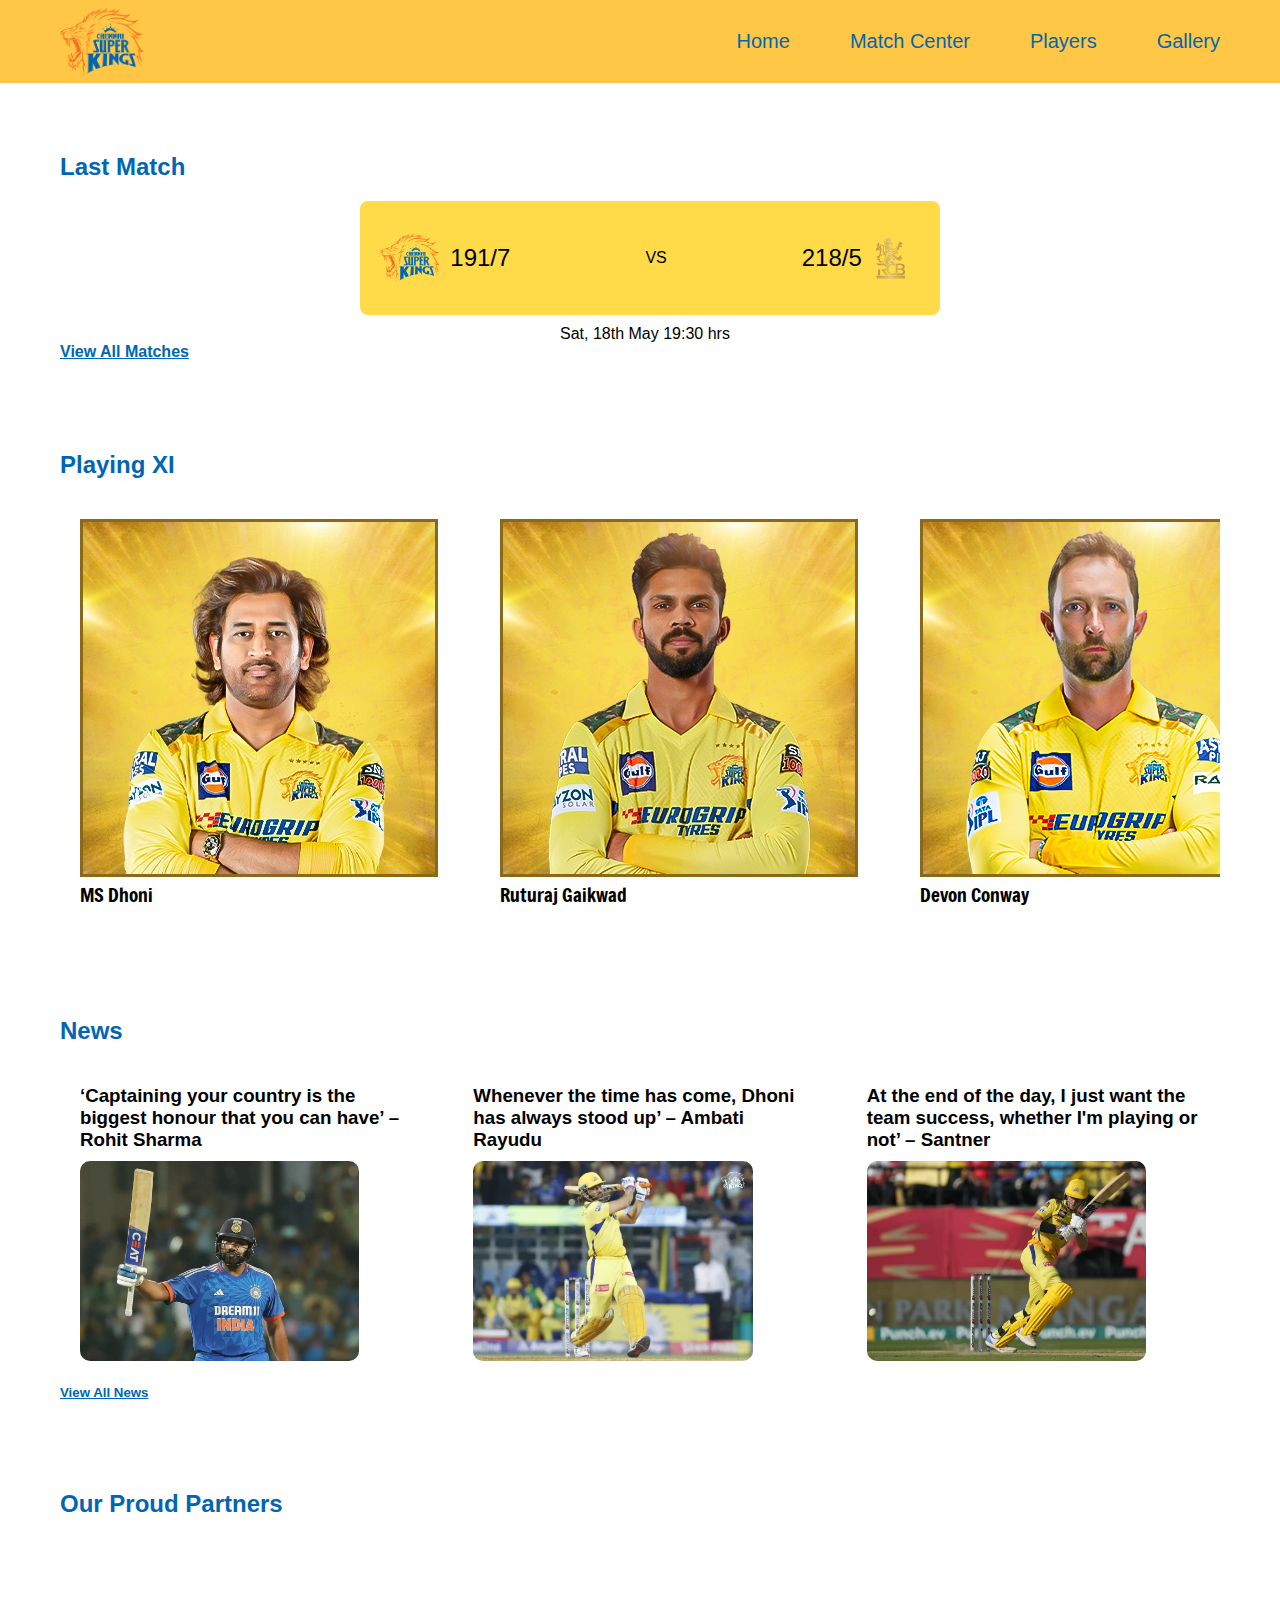
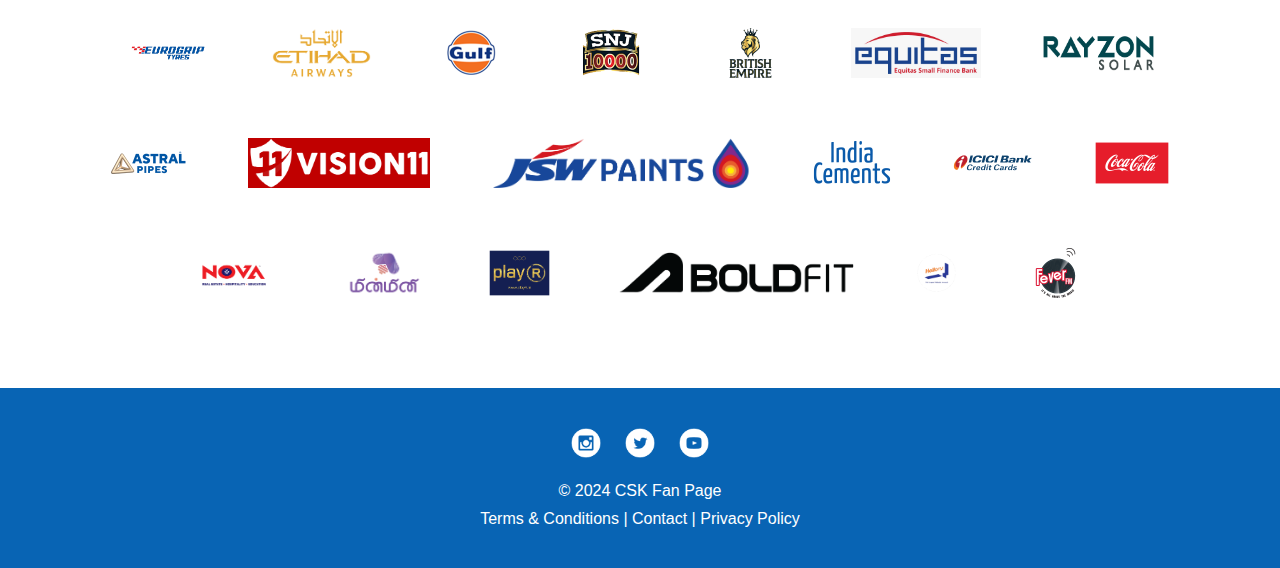
<file: index.html>
<!DOCTYPE html>
<html lang="en">
<head>
    <meta charset="UTF-8">
    <meta name="viewport" content="width=device-width, initial-scale=1.0">
    <title>CSK Fan Page</title>
    <link rel="stylesheet" href="styles.css">
</head>
<body>
    <!-- Header Navbar -->
    <header class="header">
        <div class="container">
            <div class="logo">
                <img src="images/csk_logo.png" alt="CSK Logo">
            </div>
            <nav class="navbar">
                <ul>
                    <li>
                        <a href="index.html" class="nav-link">
                            <img src="images/home-icon.png" alt="Home" class="nav-icon">
                            <span class="nav-text">Home</span>
                        </a>
                    </li>
                    <li>
                        <a href="matches.html" class="nav-link">
                            <img src="images/match-icon.png" alt="match" class="nav-icon">
                            <span class="nav-text">Match Center</span>
                        </a>
                    </li>
                    <li>
                        <a href="players.html" class="nav-link">
                            <img src="images/player-icon.png" alt="players" class="nav-icon">
                            <span class="nav-text">Players</span>
                        </a>
                    </li>
                    <li>
                        <a href="gallery.html" class="nav-link">
                            <img src="images/news-icon.png" alt="News" class="nav-icon">
                            <span class="nav-text">Gallery</span>
                        </a>
                    </li>
                    
                </ul>
            </nav>
        </div>
    </header>

    <!-- Match Schedule Section -->
    <section id="match-schedule" class="section">
        <div class="container">
            <h2>Last Match</h2>
            <!-- Match schedule content here -->
            <div class="match">
                <div class="team">
                    <img src="images/csk_logo.png" alt="Team 1 Logo">
                    <span class="score">191/7</span>
                </div>
                <div class="vs">VS</div>
                <div class="team">
                    <span class="score">218/5</span>
                    <img src="images/rcb_logo.png" alt="Team 2 Logo" style="margin: 12px;">
                </div>
            </div>
            <p class="match-date">Sat, 18th May 19:30 hrs</p>
            <a href="matches.html" class="btn" style="text-decoration: underline; color:  #0066b3;" ><h4>View All Matches</h4></a>
        </div>
    </section>

    <!-- Players Section -->
    <section id="players" class="section">
        <div class="container">
            <h2>Playing XI</h2>
            <div class="players-container">
                <div class="player-card"><img src="images/dhoni.jpeg" alt="Dhoni">MS Dhoni </div>
                <div class="player-card"><img src="images/ruturaj.jpeg" alt="ruturaj">Ruturaj Gaikwad </div>
                <div class="player-card"><img src="images/conway.jpg" alt="conway">Devon Conway </div>
                <div class="player-card"><img src="images/rahane.jpeg" alt="rahane">Ajinkya Rahane</div>
                <div class="player-card"><img src="images/jadeja.jpeg" alt="jadeja">Ravindra Jadeja </div>
                <div class="player-card"><img src="images/dube.jpeg" alt="dube">Shivam Dube </div>
                <div class="player-card"><img src="images/shardul.jpeg" alt="thakur">Shardul Thakur </div>
                <div class="player-card"><img src="images/chahar.jpeg" alt="chahar">Deepak Chahar </div>
                <div class="player-card"><img src="images/pathirana.jpeg" alt="pathirana">Matheesha Pathirana </div>
                <div class="player-card"><img src="images/deshpande.jpeg" alt="deshpande">Tushar Deshpande </div>
                <div class="player-card"><img src="images/theekshana.jpeg" alt="theekshana">Maheesh Theekshana </div>
            </div>
        </div>
    </section>

    <!-- News Section -->
    <section id="news" class="section">
        <div class="container">
            <h2>News</h2>
            <div class="news" style="color: black; font-weight: 300;">
                <div class="news-item"><h3>‘Captaining your country is the biggest honour that you can have’ – Rohit Sharma</h3>
                    <img src="images/rohitnews.jpg" alt="news1" style="height: 200px; margin-top: 10px; border-radius: 10px;">
                </div>
                <div class="news-item"><h3>Whenever the time has come, Dhoni has always stood up’ – Ambati Rayudu</h3>
                    <img src="images/dhoninews.jpg" alt="news2" style="height: 200px; margin-top: 10px; border-radius: 10px;">
                </div>
                <div class="news-item"><h3>At the end of the day, I just want the team success, whether I'm playing or not’ – Santner</h3>
                    <img src="images/santnernews.jpg" alt="news3" style="height: 200px; margin-top: 10px; border-radius: 10px;">
                </div>
            </div>
            <a href="gallery.html" class="btn" style="text-decoration: underline; color:  #0066b3;"><h5>View All News</h5></a>
        </div>
    </section>

    <!-- Sponsors Section -->
    <section id="sponsors" class="section">
        <div class="container">
            <h2 style="margin-bottom: 80px;">Our Proud Partners</h2>

            <div class="sponsor-logos">
                <!-- Sponsor logo images -->
                <img src="sponsors/image1.png" alt="Sponsor 1">
                <img src="sponsors/image2.png" alt="Sponsor 2">
                <img src="sponsors/image3.png" alt="Sponsor 3">
                <img src="sponsors/image4.png" alt="Sponsor 3">
                <img src="sponsors/image5.png" alt="Sponsor 3">
                <img src="sponsors/image6.jpeg" alt="Sponsor 3">
                <img src="sponsors/image7.png" alt="Sponsor 3">
                <img src="sponsors/image8.png" alt="Sponsor 3">
                <img src="sponsors/image9.png" alt="Sponsor 3">
                <img src="sponsors/imageX.png" alt="Sponsor 3">
                <img src="sponsors/imageXI.png" alt="Sponsor 3">
                <img src="sponsors/imageXII.png" alt="Sponsor 3">
                <img src="sponsors/imageXIII.png" alt="Sponsor 3">
                <img src="sponsors/image14.png" alt="Sponsor 3">
                <img src="sponsors/image15.png" alt="Sponsor 3">
                <img src="sponsors/image16.png" alt="Sponsor 3">
                <img src="sponsors/image17.png" alt="Sponsor 3">
                <img src="sponsors/image18.png" alt="Sponsor 3">
                <img src="sponsors/image19.png" alt="Sponsor 3">
            </div>
        </div>
    </section>

    <!-- Footer -->
    <footer class="footer">
        <div class="container">
            <div class="social-media" style="margin-bottom: 20px;">
                <!-- Social media icons -->
                <a href="https://www.instagram.com/chennaiipl" target="_blank"><img src="sponsors/insta.png" alt="Facebook"></a>
                <a href="https://www.twitter.com/ChennaiIPL" target="_blank"><img src="sponsors/twiter.png" alt="Twitter"></a>
                <a href="https://www.youtube.com/user/whistle4CSK/" target="_blank"><img src="sponsors/yt.png" alt="Instagram"></a>
            </div>
            <div class="terms" style="color: white;">
                <p>&copy; 2024 CSK Fan Page</p>
                <a href="#" style="color: white; text-decoration: none; margin-bottom: 10px;">Terms & Conditions |</a>
                <a href="#" style="color: white; text-decoration: none;">Contact |</a>
                <a href="#" style="color: white; text-decoration: none;">Privacy Policy</a>
            </div>
        </div>
    </footer>
</body>
</html>
</file>
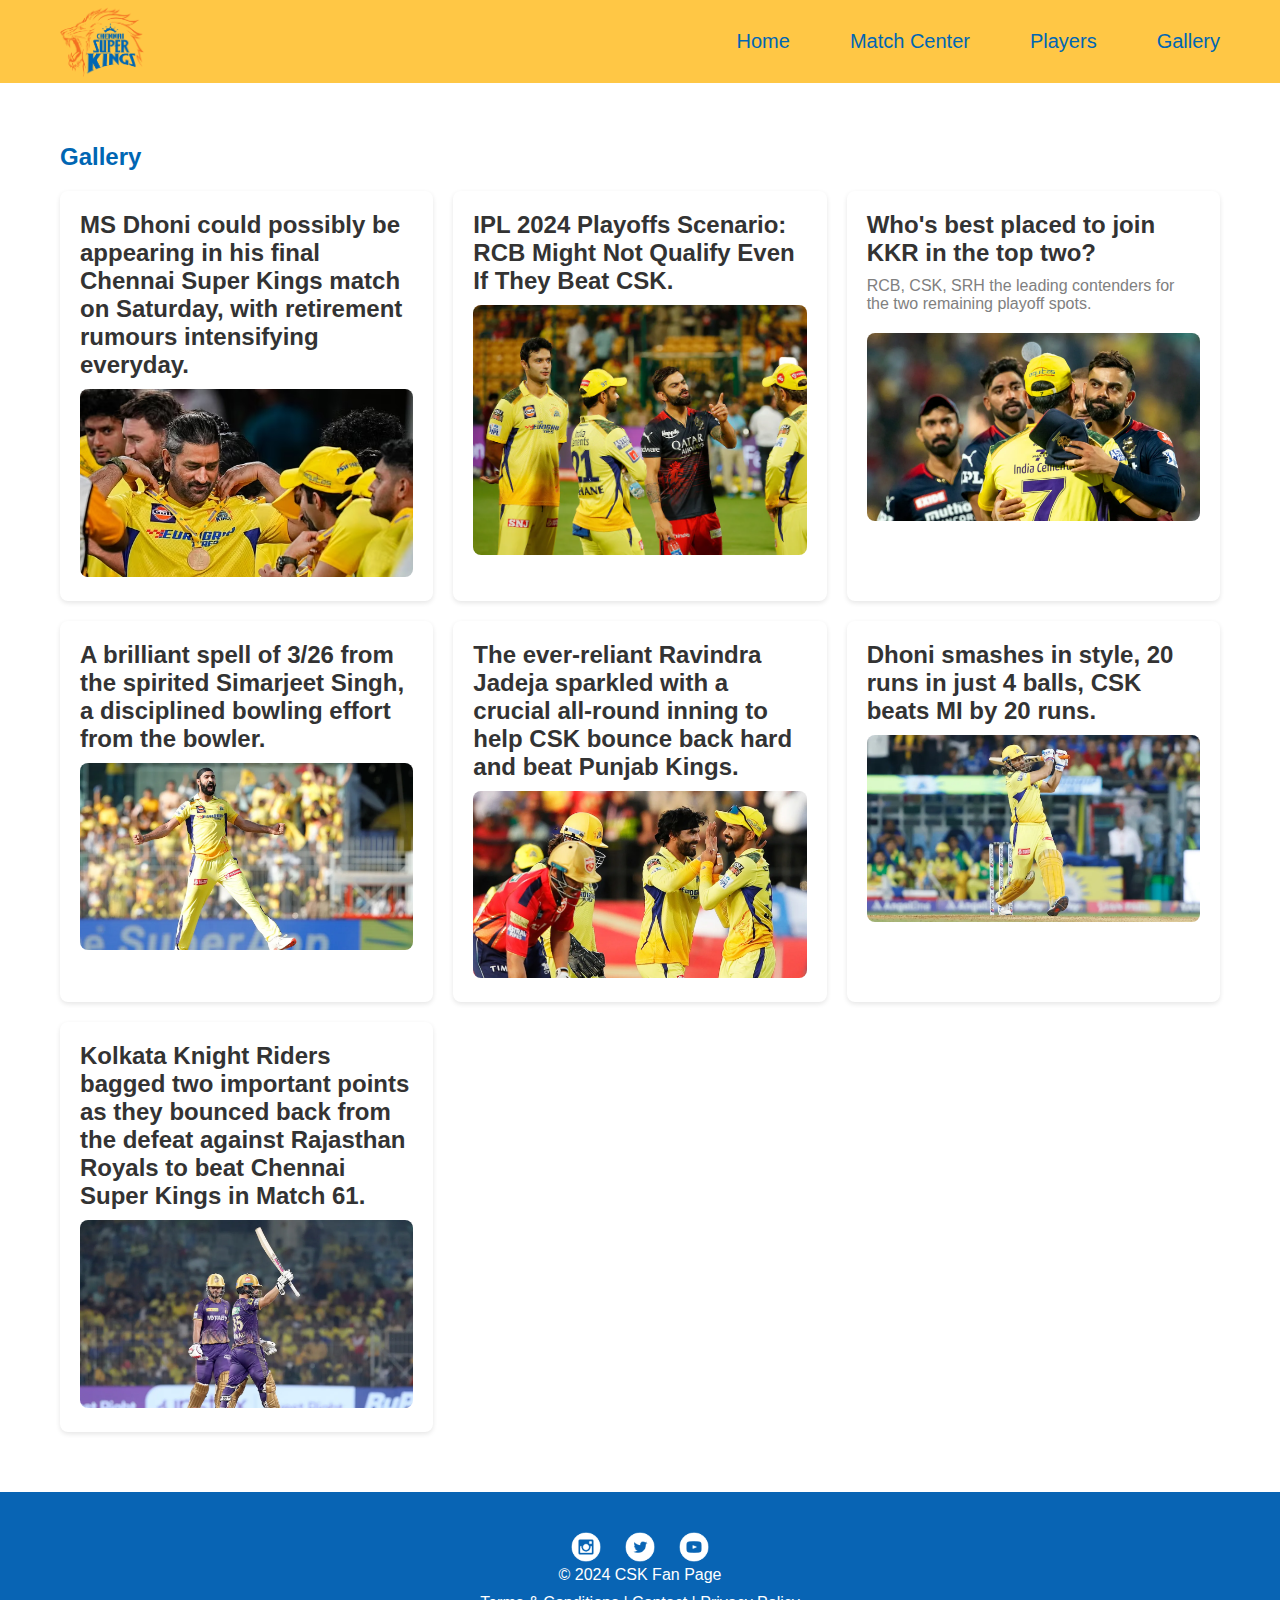
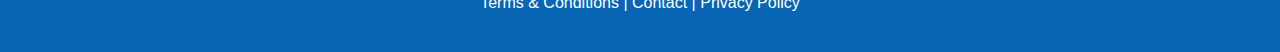
<file: gallery.html>
<!DOCTYPE html>
<html lang="en">
  <head>
    <meta charset="UTF-8" />
    <meta name="viewport" content="width=device-width, initial-scale=1.0" />
    <title>CSK Fan Page</title>
    <link rel="stylesheet" href="styles.css" />
    <link rel="stylesheet" href="gallery.css" />
  </head>
  <body>
    <!-- Header Navbar -->
    <header class="header">
      <div class="container">
          <div class="logo">
              <img src="images/csk_logo.png" alt="CSK Logo">
          </div>
          <nav class="navbar">
              <ul>
                  <li>
                      <a href="index.html" class="nav-link">
                          <img src="images/home-icon.png" alt="Home" class="nav-icon">
                          <span class="nav-text">Home</span>
                      </a>
                  </li>
                  <li>
                      <a href="matches.html" class="nav-link">
                          <img src="images/match-icon.png" alt="match" class="nav-icon">
                          <span class="nav-text">Match Center</span>
                      </a>
                  </li>
                  <li>
                      <a href="players.html" class="nav-link">
                          <img src="images/player-icon.png" alt="players" class="nav-icon">
                          <span class="nav-text">Players</span>
                      </a>
                  </li>
                  <li>
                      <a href="gallery.html" class="nav-link">
                          <img src="images/news-icon.png" alt="News" class="nav-icon">
                          <span class="nav-text">Gallery</span>
                      </a>
                  </li>
                  
              </ul>
          </nav>
      </div>
  </header>

    <!-- Main section -->
    <main>
      <section id="gallery" class="section">
        <div class="container">
          <h2>Gallery</h2>
          <div class="gallery-grid">
            <div class="gallery-item">
              <!-- headlines -->
              <h3>MS Dhoni could possibly be appearing in his final Chennai Super Kings match on Saturday, with retirement rumours intensifying everyday. </h3>
              <!-- news images -->
              <img src="news/news1.avif" alt="CSK Wins Another Thrilling Match" />
            </div>
            <div class="gallery-item">
              <!-- headlines -->
              <h3>IPL 2024 Playoffs Scenario: RCB Might Not Qualify Even If They Beat CSK.</h3>
              <!-- news images -->
              <img src="news/news2.webp" alt="MS Dhoni Leads with Excellence" />
            </div>
            <div class="gallery-item">
              <!-- headlines -->
              <h3> Who's best placed to join KKR in the top two?</h3>
              <p style="color: grey; font-size: medium; margin-bottom: 20px;">RCB, CSK, SRH the leading contenders for the two remaining playoff spots.</p>
              <!-- news images -->
              <img src="news/news3.webp" alt="Young Talent Shines in CSK's Victory" />
            </div>
            <div class="gallery-item">
              <!-- headlines -->
              <h3>A brilliant spell of 3/26 from the spirited Simarjeet Singh, a disciplined bowling effort from the bowler.</h3>
              <!-- news images -->
              <img src="news/news4.webp" alt="Young Talent Shines in CSK's Victory" />
            </div>
            <div class="gallery-item">
              <!-- headlines -->
              <h3>The ever-reliant Ravindra Jadeja sparkled with a crucial all-round inning to help CSK bounce back hard and beat Punjab Kings.</h3>
              <!-- news images -->
              <img src="news/news5.webp" alt="Young Talent Shines in CSK's Victory" />
            </div>
            <div class="gallery-item">
              <!-- headlines -->
              <h3>Dhoni smashes in style, 20 runs in just 4 balls, CSK beats MI by 20 runs.</h3>
              <!-- news images -->
              <img src="news/news6.webp" alt="Young Talent Shines in CSK's Victory" />
            </div>
            <div class="gallery-item">
              <!-- headlines -->
              <h3>Kolkata Knight Riders bagged two important points as they bounced back from the defeat against Rajasthan Royals to beat Chennai Super Kings in Match 61.</h3>
              <!-- news images -->
              <img src="news/news7.webp" alt="CSK's Training Sessions in Full Swing" />
            </div>
          </div>
        </div>
      </section>
    </main>

    <!-- Footer -->
    <footer class="footer">
      <div class="container">
        <div class="social-media">
          <!-- Social media icons -->
          <a href="https://www.instagram.com/chennaiipl" target="_blank"
            ><img src="sponsors/insta.png" alt="Facebook"
          /></a>
          <a href="https://www.twitter.com/ChennaiIPL" target="_blank"
            ><img src="sponsors/twiter.png" alt="Twitter"
          /></a>
          <a href="https://www.youtube.com/user/whistle4CSK/" target="_blank"
            ><img src="sponsors/yt.png" alt="Instagram"
          /></a>
        </div>
        <div class="terms" style="color: white">
          <p>&copy; 2024 CSK Fan Page</p>
          <a href="#" style="color: white; text-decoration: none"
            >Terms & Conditions |</a
          >
          <a href="#" style="color: white; text-decoration: none">Contact |</a>
          <a href="#" style="color: white; text-decoration: none"
            >Privacy Policy</a
          >
        </div>
      </div>
    </footer>
  </body>
</html>
</file>
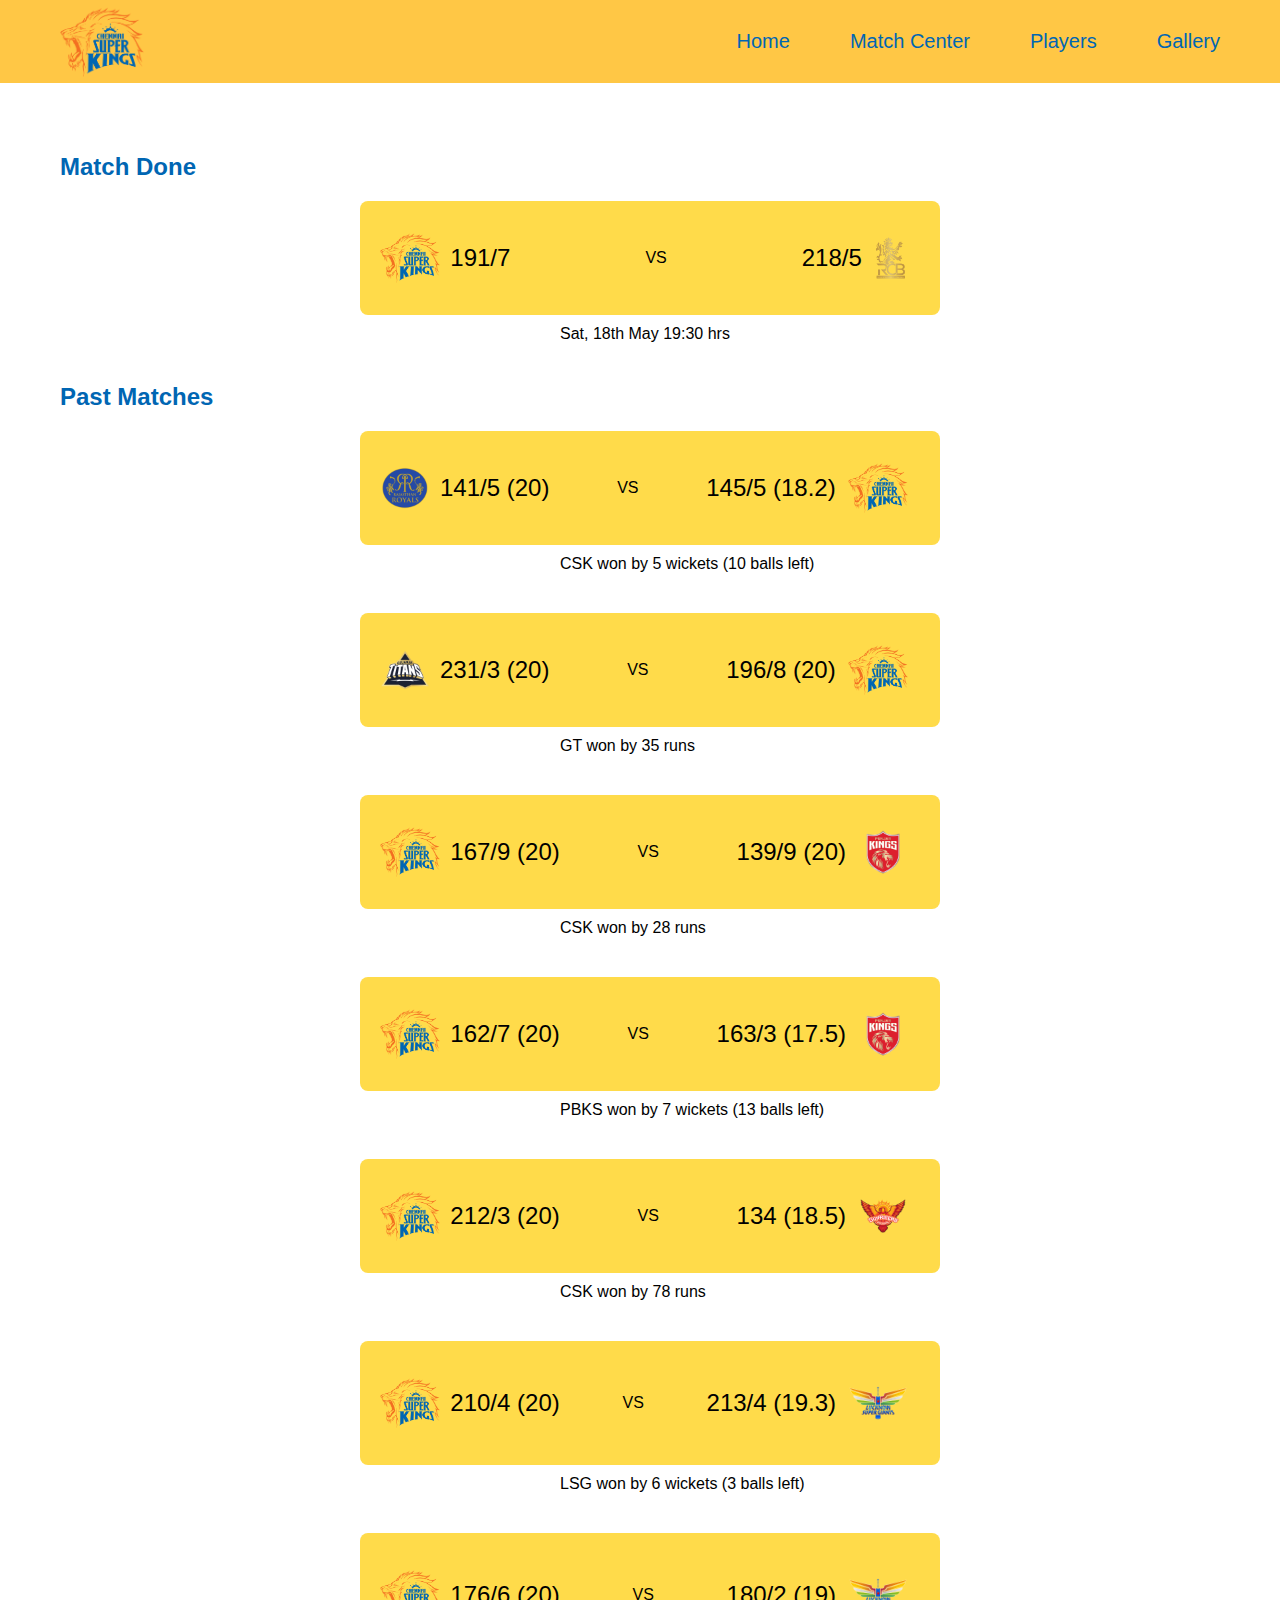
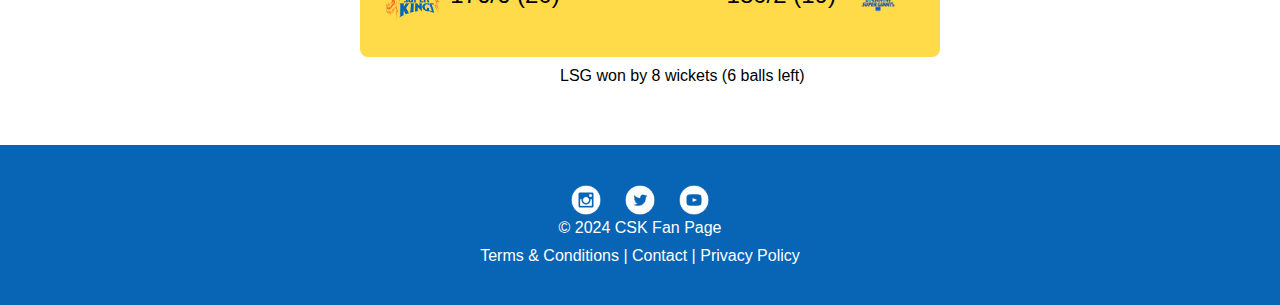
<file: matches.html>
<!DOCTYPE html>
<html lang="en">
<head>
    <meta charset="UTF-8">
    <meta name="viewport" content="width=device-width, initial-scale=1.0">
    <title>CSK Fan Page</title>
    <link rel="stylesheet" href="styles.css">
</head>
<body>
    <!-- Header Navbar -->
    <header class="header">
        <div class="container">
            <div class="logo">
                <img src="images/csk_logo.png" alt="CSK Logo">
            </div>
            <nav class="navbar">
                <ul>
                    <li>
                        <a href="index.html" class="nav-link">
                            <img src="images/home-icon.png" alt="Home" class="nav-icon">
                            <span class="nav-text">Home</span>
                        </a>
                    </li>
                    <li>
                        <a href="matches.html" class="nav-link">
                            <img src="images/match-icon.png" alt="match" class="nav-icon">
                            <span class="nav-text">Match Center</span>
                        </a>
                    </li>
                    <li>
                        <a href="players.html" class="nav-link">
                            <img src="images/player-icon.png" alt="players" class="nav-icon">
                            <span class="nav-text">Players</span>
                        </a>
                    </li>
                    <li>
                        <a href="gallery.html" class="nav-link">
                            <img src="images/news-icon.png" alt="News" class="nav-icon">
                            <span class="nav-text">Gallery</span>
                        </a>
                    </li>
                    
                </ul>
            </nav>
        </div>
    </header>

    <!-- Match Schedule Section -->
    <section id="match-schedule" class="section">
        <div class="container">
            <h2> Match Done</h2>
            <!-- Match schedule content here -->
            <div class="match">
                <div class="team">
                    <img src="images/csk_logo.png" alt="Team 1 Logo">
                    <span class="score">191/7</span>
                </div>
                <div class="vs">VS</div>
                <div class="team">
                    <span class="score">218/5</span>
                    <img src="images/rcb_logo.png" alt="Team 2 Logo" style="margin: 12px;">
                </div>
            </div>
            <p class="match-date">Sat, 18th May 19:30 hrs</p>
        </div>
        <div class="container">
            <h2>Past Matches</h2>
            <!-- Match schedule content here -->
            <div class="match">
                <div class="team">
                    <img src="images/rr_logo.png" alt="Team 1 Logo">
                    <span class="score">141/5 (20)</span>
                </div>
                <div class="vs">VS</div>
                <div class="team">
                    <span class="score">145/5 (18.2)</span>
                    <img src="images/csk_logo.png" alt="Team 2 Logo" style="margin: 12px;">
                </div>
            </div>
            <p class="match-date1">CSK won by 5 wickets (10 balls left)</p>
        </div>
        <div class="container">
            <!-- Match schedule content here -->
            <div class="match">
                <div class="team">
                    <img src="images/gt_logo.png" alt="Team 1 Logo">
                    <span class="score">231/3 (20)</span>
                </div>
                <div class="vs">VS</div>
                <div class="team">
                    <span class="score">196/8 (20)</span>
                    <img src="images/csk_logo.png" alt="Team 2 Logo" style="margin: 12px;">
                </div>
            </div>
            <p class="match-date">GT won by 35 runs</p>
        </div>
        <div class="container">
            <!-- Match schedule content here -->
            <div class="match">
                <div class="team">
                    <img src="images/csk_logo.png" alt="Team 1 Logo">
                    <span class="score">167/9 (20)</span>
                </div>
                <div class="vs">VS</div>
                <div class="team">
                    <span class="score">139/9 (20)</span>
                    <img src="images/pbks_logo.png" alt="Team 2 Logo" style="margin: 12px;">
                </div>
            </div>
            <p class="match-date">CSK won by 28 runs</p>
        </div>
        <div class="container">
            <!-- Match schedule content here -->
            <div class="match">
                <div class="team">
                    <img src="images/csk_logo.png" alt="Team 1 Logo">
                    <span class="score">162/7 (20)</span>
                </div>
                <div class="vs">VS</div>
                <div class="team">
                    <span class="score">163/3 (17.5)</span>
                    <img src="images/pbks_logo.png" alt="Team 2 Logo" style="margin: 12px;">
                </div>
            </div>
            <p class="match-date1">PBKS won by 7 wickets (13 balls left)</p>
        </div>
        <div class="container">
            <!-- Match schedule content here -->
            <div class="match">
                <div class="team">
                    <img src="images/csk_logo.png" alt="Team 1 Logo">
                    <span class="score">212/3 (20)</span>
                </div>
                <div class="vs">VS</div>
                <div class="team">
                    <span class="score">134 (18.5)</span>
                    <img src="images/srh_logo.png" alt="Team 2 Logo" style="margin: 12px;">
                </div>
            </div>
            <p class="match-date">CSK won by 78 runs</p>
        </div>
        <div class="container">
            <!-- Match schedule content here -->
            <div class="match">
                <div class="team">
                    <img src="images/csk_logo.png" alt="Team 1 Logo">
                    <span class="score">210/4 (20)</span>
                </div>
                <div class="vs">VS</div>
                <div class="team">
                    <span class="score">213/4 (19.3)</span>
                    <img src="images/lsg_logo.png" alt="Team 2 Logo" style="margin: 12px; height: 60px;">
                </div>
            </div>
            <p class="match-date1">LSG won by 6 wickets (3 balls left)</p>
        </div>
        <div class="container">
            <!-- Match schedule content here -->
            <div class="match">
                <div class="team">
                    <img src="images/csk_logo.png" alt="Team 1 Logo">
                    <span class="score">176/6 (20)</span>
                </div>
                <div class="vs">VS</div>
                <div class="team">
                    <span class="score">180/2 (19)</span>
                    <img src="images/lsg_logo.png" alt="Team 2 Logo" style="margin: 12px; height: 60px;">
                </div>
            </div>
            <p class="match-date1">LSG won by 8 wickets (6 balls left)</p>
        </div>
    </section>

<!-- Footer -->
<footer class="footer">
    <div class="container">
        <div class="social-media">
            <!-- Social media icons -->
            <a href="https://www.instagram.com/chennaiipl" target="_blank"><img src="sponsors/insta.png" alt="Facebook"></a>
            <a href="https://www.twitter.com/ChennaiIPL" target="_blank"><img src="sponsors/twiter.png" alt="Twitter"></a>
            <a href="https://www.youtube.com/user/whistle4CSK/" target="_blank"><img src="sponsors/yt.png" alt="Instagram"></a>
        </div>
        <div class="terms" style="color: white;">
            <p>&copy; 2024 CSK Fan Page</p>
            <a href="#" style="color: white; text-decoration: none;">Terms & Conditions |</a>
            <a href="#" style="color: white; text-decoration: none;">Contact |</a>
            <a href="#" style="color: white; text-decoration: none;">Privacy Policy</a>
        </div>
    </div>
</footer>
</body>
</html>
</file>
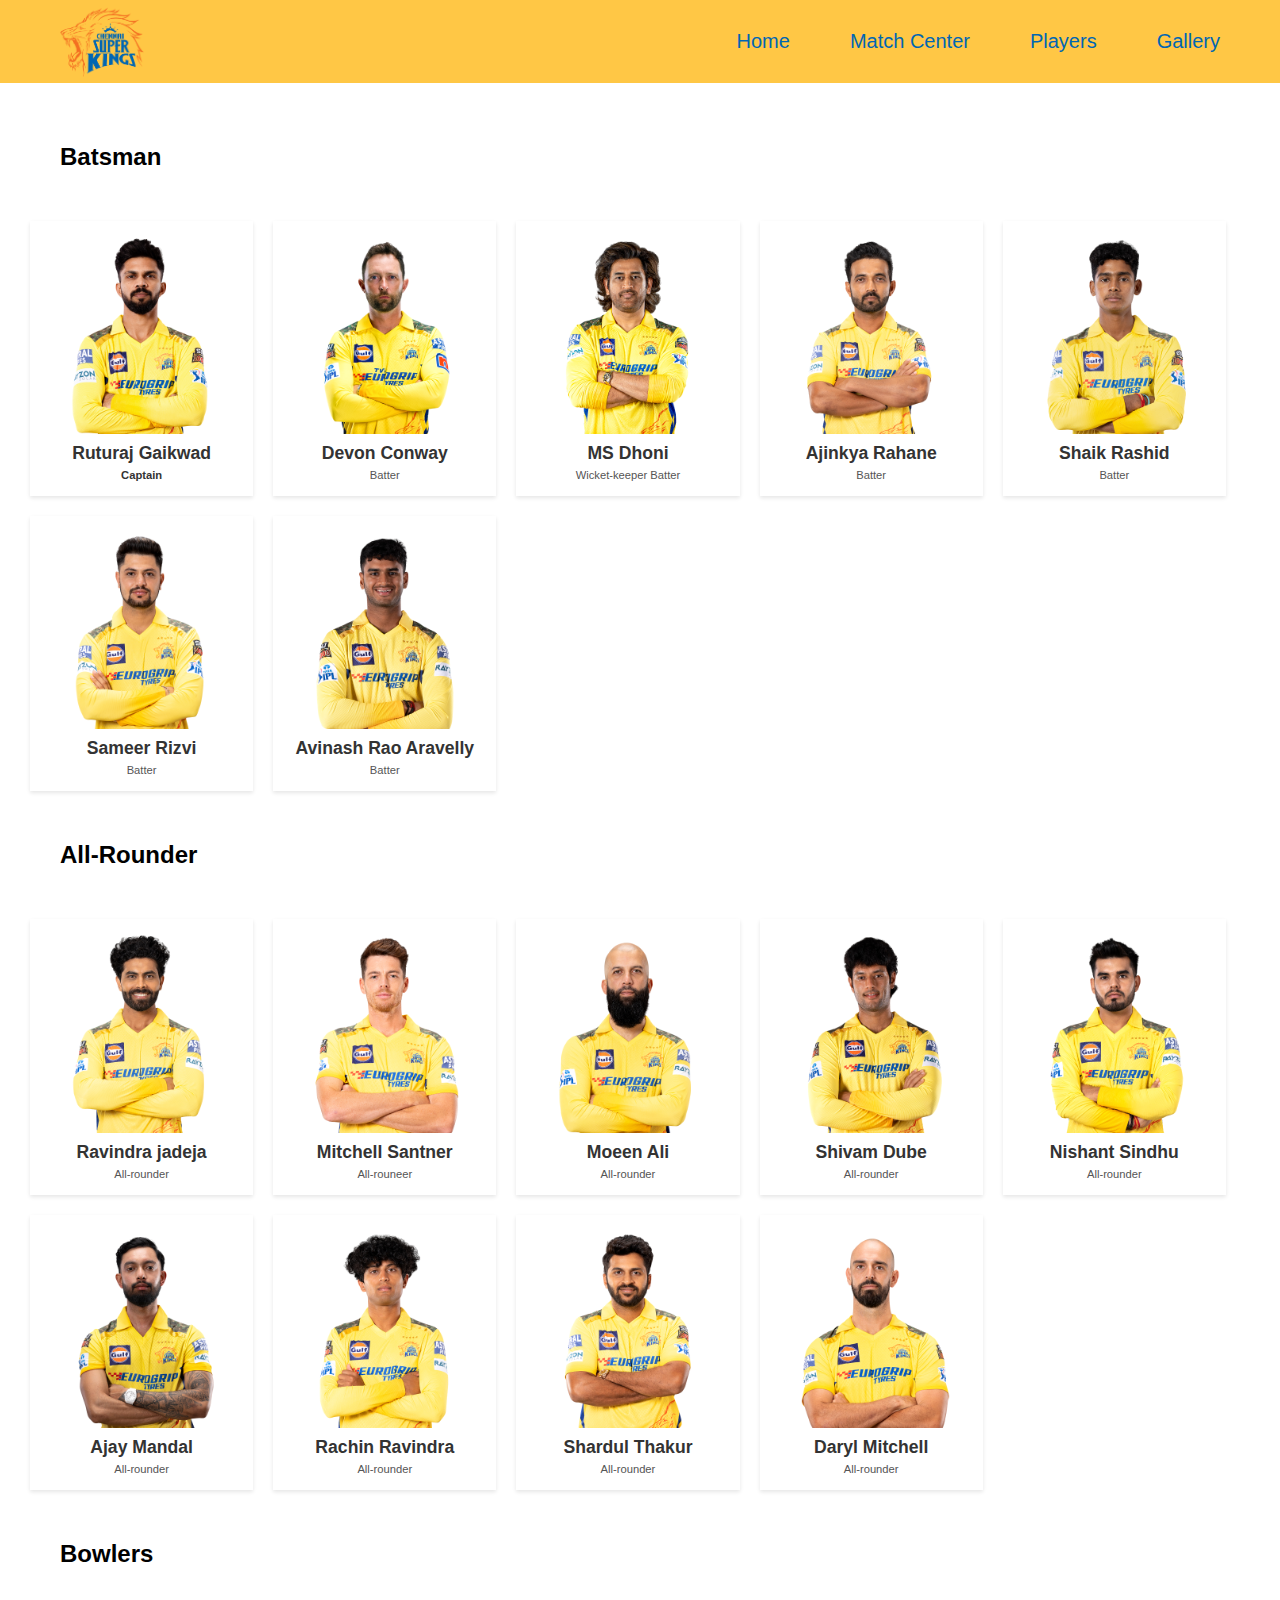
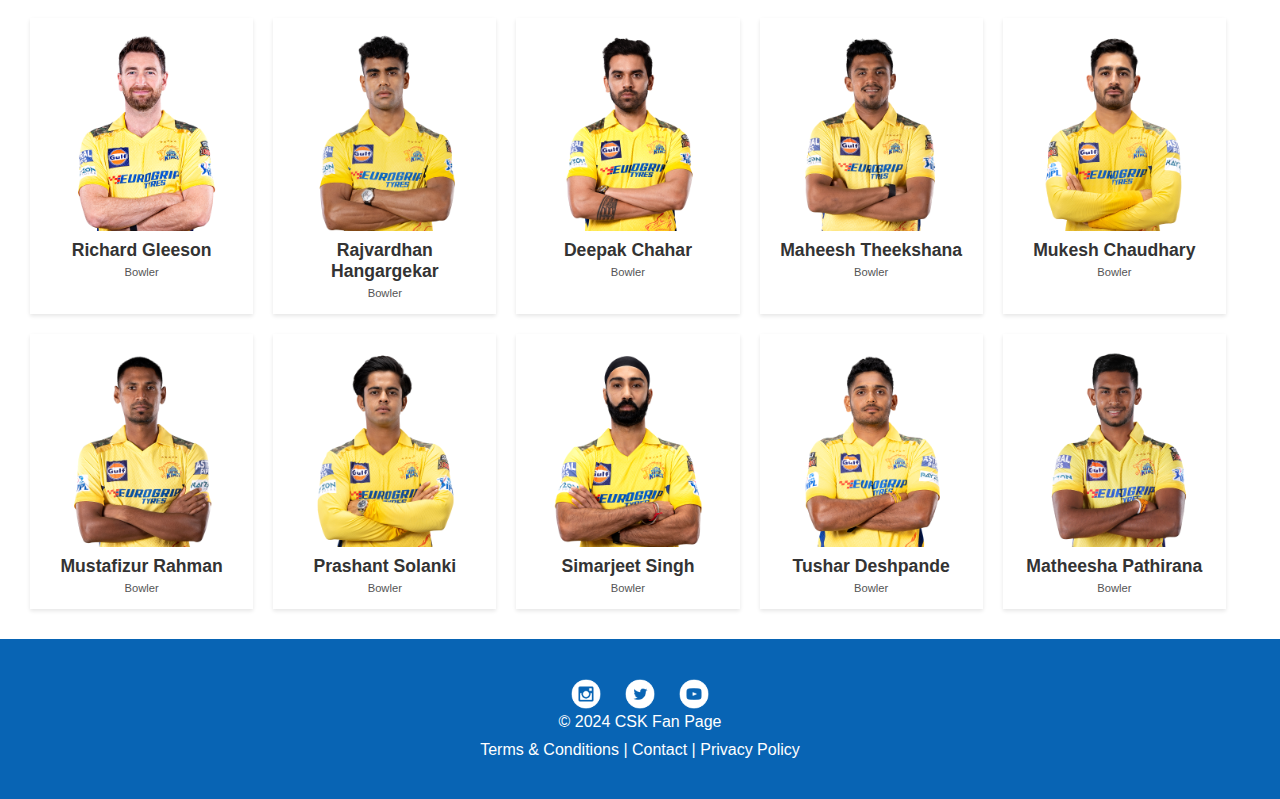
<file: players.html>
<!DOCTYPE html>
<html lang="en">
<head>
    <meta charset="UTF-8">
    <meta name="viewport" content="width=device-width, initial-scale=1.0">
    <title>CSK-Players</title>
    <link rel="stylesheet" href="players.css">
    <link rel="stylesheet" href="styles.css">
</head>
<body>
    <!-- Header Navbar -->
    <header class="header">
        <div class="container">
            <div class="logo">
                <img src="images/csk_logo.png" alt="CSK Logo">
            </div>
            <nav class="navbar">
                <ul>
                    <li>
                        <a href="index.html" class="nav-link">
                            <img src="images/home-icon.png" alt="Home" class="nav-icon">
                            <span class="nav-text">Home</span>
                        </a>
                    </li>
                    <li>
                        <a href="matches.html" class="nav-link">
                            <img src="images/match-icon.png" alt="match" class="nav-icon">
                            <span class="nav-text">Match Center</span>
                        </a>
                    </li>
                    <li>
                        <a href="players.html" class="nav-link">
                            <img src="images/player-icon.png" alt="players" class="nav-icon">
                            <span class="nav-text">Players</span>
                        </a>
                    </li>
                    <li>
                        <a href="gallery.html" class="nav-link">
                            <img src="images/news-icon.png" alt="News" class="nav-icon">
                            <span class="nav-text">Gallery</span>
                        </a>
                    </li>
                    
                </ul>
            </nav>
        </div>
    </header>

    <!-- Main Content -->
    <main style="padding: 20px;">
        <section class="menu-section">
            <!-- players section -->
            <h2 style="color: black; margin: 40px;">Batsman</h2>
            <div class="card-container">
                <div class="card">
                    <img src="players/rutu.png" alt="player1">
                    <h3 class="item-name"> Ruturaj Gaikwad</h3>
                    <h3 class="price">Captain</p>
                </div>
                <div class="card">
                    <img src="players/conway.png" alt="player2">
                    <h3 class="item-name">Devon Conway</h3>
                    <p class="price">Batter</p>
                </div>
                <div class="card">
                    <img src="players/dhoni.png" alt="player3">
                    <h3 class="item-name">MS Dhoni</h3>
                    <p class="price">Wicket-keeper Batter</p>
                </div>
                <div class="card">
                    <img src="players/rahane.png" alt="player4">
                    <h3 class="item-name">Ajinkya Rahane</h3>
                    <p class="price">Batter</p>
                </div>
                <div class="card">
                    <img src="players/rashid.png" alt="player5">
                    <h3 class="item-name">Shaik Rashid</h3>
                    <p class="price">Batter</p>
                </div>
                <div class="card">
                    <img src="players/rizvi.png" alt="player6">
                    <h3 class="item-name">Sameer Rizvi</h3>
                    <p class="price">Batter</p>
                </div>
                <div class="card">
                    <img src="players/aravelly.png" alt="player7">
                    <h3 class="item-name">Avinash Rao Aravelly</h3>
                    <p class="price">Batter</p>
                </div>
            </div>
        </section>

        <section class="menu-section">
            <!-- players section -->
            <h2 style="color: black; margin: 40px;">All-Rounder</h2>
            <div class="card-container">
                <div class="card">
                    <img src="players/jadeja.png" alt="player1">
                    <h3 class="item-name">Ravindra jadeja</h3>
                    <p class="price">All-rounder</p>
                </div>
                <div class="card">
                    <img src="players/santner.png" alt="player2">
                    <h3 class="item-name">Mitchell Santner</h3>
                    <p class="price">All-rouneer</p>
                </div>
                <div class="card">
                    <img src="players/ali.png" alt="player3">
                    <h3 class="item-name">Moeen Ali</h3>
                    <p class="price">All-rounder</p>
                </div>
                <div class="card">
                    <img src="players/dube.png" alt="player4">
                    <h3 class="item-name">Shivam Dube</h3>
                    <p class="price">All-rounder</p>
                </div>
                <div class="card">
                    <img src="players/sindhu.png" alt="player5">
                    <h3 class="item-name">Nishant Sindhu</h3>
                    <p class="price">All-rounder</p>
                </div>
                <div class="card">
                    <img src="players/ajay.png" alt="player6">
                    <h3 class="item-name">Ajay Mandal</h3>
                    <p class="price">All-rounder</p>
                </div>
                <div class="card">
                    <img src="players/rachin.png" alt="player7">
                    <h3 class="item-name">Rachin Ravindra</h3>
                    <p class="price">All-rounder</p>
                </div>
                <div class="card">
                    <img src="players/shardul.png" alt="player7">
                    <h3 class="item-name">Shardul Thakur</h3>
                    <p class="price">All-rounder</p>
                </div>
                <div class="card">
                    <img src="players/mitchell.png" alt="player7">
                    <h3 class="item-name">Daryl Mitchell</h3>
                    <p class="price">All-rounder</ph3
                </div>
            </div>
        </section>

        <section class="menu-section">
            <!-- players section -->
            <h2 style="color: black; margin: 40px;">Bowlers</h2>
            <div class="card-container">
                <div class="card">
                    <img src="players/richard.png" alt="player1">
                    <h3 class="item-name">Richard Gleeson</h3>
                    <p class="price">Bowler</p>
                </div>
                <div class="card">
                    <img src="players/rajvardhan.png" alt="player2">
                    <h3 class="item-name">Rajvardhan Hangargekar</h3>
                    <p class="price">Bowler</p>
                </div>
                <div class="card">
                    <img src="players/chahar.png" alt="player3">
                    <h3 class="item-name">Deepak Chahar</h3>
                    <p class="price">Bowler</p>
                </div>
                <div class="card">
                    <img src="players/theekshana.png" alt="player4">
                    <h3 class="item-name">Maheesh Theekshana</h3>
                    <p class="price">Bowler</p>
                </div>
                <div class="card">
                    <img src="players/mukesh.png" alt="player5">
                    <h3 class="item-name">Mukesh Chaudhary</h3>
                    <p class="price">Bowler</p>
                </div>
                <div class="card">
                    <img src="players/rahman.png" alt="player6">
                    <h3 class="item-name">Mustafizur Rahman</h3>
                    <p class="price">Bowler</p>
                </div>
                <div class="card">
                    <img src="players/solanki.png" alt="player6">
                    <h3 class="item-name">Prashant Solanki</h3>
                    <p class="price">Bowler</p>
                </div>
                <div class="card">
                    <img src="players/simarjeet.png" alt="player6">
                    <h3 class="item-name">Simarjeet Singh</h3>
                    <p class="price">Bowler</p>
                </div>
                <div class="card">
                    <img src="players/deshpande.png" alt="player6">
                    <h3 class="item-name">Tushar Deshpande</h3>
                    <p class="price">Bowler</p>
                </div>
                <div class="card">
                    <img src="players/pathirana.png" alt="player7">
                    <h3 class="item-name">Matheesha Pathirana</h3>
                    <p class="price">Bowler</p>
                </div>
            </div>
        </section>
        
    </main>
    

    <!-- Footer -->
    <footer class="footer">
        <div class="container">
            <div class="social-media">
                <!-- Social media icons -->
                <a href="https://www.instagram.com/chennaiipl" target="_blank"><img src="sponsors/insta.png" alt="Facebook"></a>
                <a href="https://www.twitter.com/ChennaiIPL" target="_blank"><img src="sponsors/twiter.png" alt="Twitter"></a>
                <a href="https://www.youtube.com/user/whistle4CSK/" target="_blank"><img src="sponsors/yt.png" alt="Instagram"></a>
            </div>
            <div class="terms" style="color: white;">
                <p>&copy; 2024 CSK Fan Page</p>
                <a href="#" style="color: white; text-decoration: none;">Terms & Conditions |</a>
                <a href="#" style="color: white; text-decoration: none;">Contact |</a>
                <a href="#" style="color: white; text-decoration: none;">Privacy Policy</a>
            </div>
        </div>
    </footer>
    
</body>
</html>
</file>
<file: styles.css>
@import url('https://fonts.googleapis.com/css2?family=Cedarville+Cursive&family=Freeman&family=Martel+Sans:wght@800&family=Poppins:wght@200&display=swap');

/* default margin and padding */
* {
    margin: 0;
    padding: 0;
    box-sizing: border-box;
}

/* styling for body */
body {
    font-family: Arial, sans-serif;
    background-color: #fff;
    color: #0066b3;
}

/* Container styles */
.container {
    max-width: 1200px;
    margin: 0 auto;
    padding: 20px;
}

/* Header styles */
.header {
    background-color: rgb(255, 199, 69);
    padding: 10px 0;
}

.header .container {
    display: flex;
    justify-content: space-between;
    align-items: center;
}

.header .logo img {
    height: 70px;
    margin-top: -70px;
    margin-bottom: -30px;
}

.header .navbar ul {
    display: flex;
    list-style-type: none;
    text-align: right;
}

.header .navbar ul li {
    display: inline-block;
    margin-left: 60px;
}

.header .navbar ul li a {
    text-decoration: none;
    color: #0066b3;
    font-family: 'Franklin Gothic Medium', 'Arial Narrow', Arial, sans-serif;
    font-size: 20px;
}

.nav-link {
    display: flex;
    align-items: center;
}

.nav-icon {
    display: none;
    width: 24px; 
    height: 24px;
    margin-right: 8px;
}

.nav-text {
    display: inline;
}

/* Section styles */
.section {
    margin-top: 50px;
    margin-bottom: 40px;
}

.section h2 {
    margin-bottom: 20px;
}

/* Match Schedule styles */
.match {
    display: flex;
    align-items: center;
    justify-content: space-between;
    background-color: rgb(255, 219, 74);
    color: black;
    padding: 20px;
    margin-left: 300px;
    border-radius: 8px;
    width: 50%;

}

.match .team {
    display: flex;
    align-items: center;
}

.match .team img {
    height: 50px;
    margin-right: 10px;
}

.match .score {
    font-size: 24px;
}

.match-date {
    color: black; 
    margin-left: 500px; 
    margin-top: 10px;
}

.match-date1 {
    color: black; 
    margin-left: 500px; 
    margin-top: 10px;
}

/* Players Section styles */
.players-container {
    display: flex;
    overflow-x: auto;
    padding-bottom: 20px;
    margin-bottom: -20px; 
    color: black;
    font-size: larger;
    font-family: "Freeman", sans-serif;
    font-weight: 500;
    font-style: normal;
}

.players-container::-webkit-scrollbar{
    display: none;
}

.player-card {
    flex: 0 0 auto;
    width: 400px;
    background-color: #FFF;
    margin-right: 20px;
    border-radius: 8px;
    padding: 20px;
}

/* News Section styles */
.news {
    display: grid;
    grid-template-columns: repeat(auto-fit, minmax(250px, 1fr));
    grid-gap: 20px;
}

.news-item {
    background-color: #FFF;
    padding: 20px;
    border-radius: 8px;
}

/* Sponsors Section styles */
.sponsor-logos {
    display: flex;
    flex-wrap: wrap;
    justify-content: center;
}

.sponsor-logos img {
    height: 50px;
    margin: 30px;
}

/* Footer styles */
.footer {
    background-color: #0864b4;
    padding: 20px 0;
    text-align: center;
}

.footer p {
    margin-bottom: 10px;
}

.footer .social-media img {
    width: 30px;
    margin: 0 10px;
}

/* Media Queries for responsiveness */
@media screen and (max-width: 768px) {
    .header .navbar ul li {
        display: block;
        margin: 0;
    }

    .header .navbar ul {
        gap: 20px;
        align-items: center;
    }

    .header .navbar ul li {
        margin-left: 0;
        margin-bottom: 10px;
    }

    .header .navbar ul li a {
        display: block;
        padding: 10px 0;
    }

    .nav-icon {
        display: inline;
        height: 35px;
        width: 35px;
        margin-top: 20px;
    }

    .nav-text {
        display: none;
    }
    

    .header .logo{
        width: 25%;
    }

    .header .logo img {
        display: block;
        margin: auto 0;

    }

    .match {
        width: 90%;
        margin-left: auto;
        margin-right: auto;
    }

    .vs {
        margin-right: 15px;
    }

    .match .score {
        font-size: medium;
    }

    .match-date {
        margin-left: 100px; 
        margin-top: 20px;
        margin-bottom: 10px;
    }

    .match-date1 {
        color: black;
        margin-left: 60px; 
        margin-top: 20px;
        margin-bottom: 10px;
    }

    .players-container .player-card {
        width: 90%;
        margin-left: auto;
        margin-right: auto;
    }

    .sponsor-logos img {
        margin: 5px 5px;
    }
}
</file>
<file: gallery.css>
/* Gallery section styles */
#gallery {
    margin: 40px 0;
}

.gallery-grid {
    display: grid;
    grid-template-columns: repeat(auto-fit, minmax(300px, 1fr));
    gap: 20px;
}

.gallery-item {
    background-color: #FFF;
    padding: 20px;
    border-radius: 8px;
    box-shadow: 0 2px 5px rgba(0, 0, 0, 0.1);
}

.gallery-item h3 {
    margin-bottom: 10px;
    font-size: 24px;
    color: #333;
}

.gallery-item img {
    width: 100%;
    height: auto;
    border-radius: 8px;
}
</file>
<file: players.css>
.card-container {
    display: flex;
    flex-wrap: wrap;
    justify-content: flex-start;
}

.card {
    width: 18%; 
    margin: 10px;
    padding: 10px;
    box-shadow: 0 2px 4px rgba(0,0,0,0.1);
    text-align: center;
    background-color: white;
}

.card img {
    width: 100%;
    height: auto;
    border-radius: 5px;
}

.card h3 {
    color: #333;

}

.item-name {
    font-size: 1.1em;
    margin-top: 5px;
}

.price {
    margin: 5px;
    font-size: 0.7em;
    color: #555;
}

button {
    padding: 8px 16px;
    background-color: #0056b3;
    color: white;
    border: none;
    cursor: pointer;
    margin-top: 10px;
    border-radius: 4px;
}

button:hover {
    background-color: #003d7a;
}

#links{
    color: white;
    text-decoration: none;
}

@media (max-width: 1200px) {
    .card {
        width: 23%; /* fit 4 items per row */
    }
}

@media (max-width: 992px) {
    .card {
        width: 30%; /* fit 3 items per row */
    }
}

@media (max-width: 768px) {
    .card {
        width: 45%; /* fit 2 items per row */
    }
}

@media (max-width: 576px) {
    .card {
        width: 90%; /* fit 1 item per row */
    }
}

/* Adjust font sizes for smaller devices */
@media (max-width: 768px) {
    .item-name {
        font-size: 1em;
    }

    .price {
        font-size: 0.6em;
    }

    button {
        padding: 6px 12px;
        font-size: 0.9em;
    }
}
</file>
